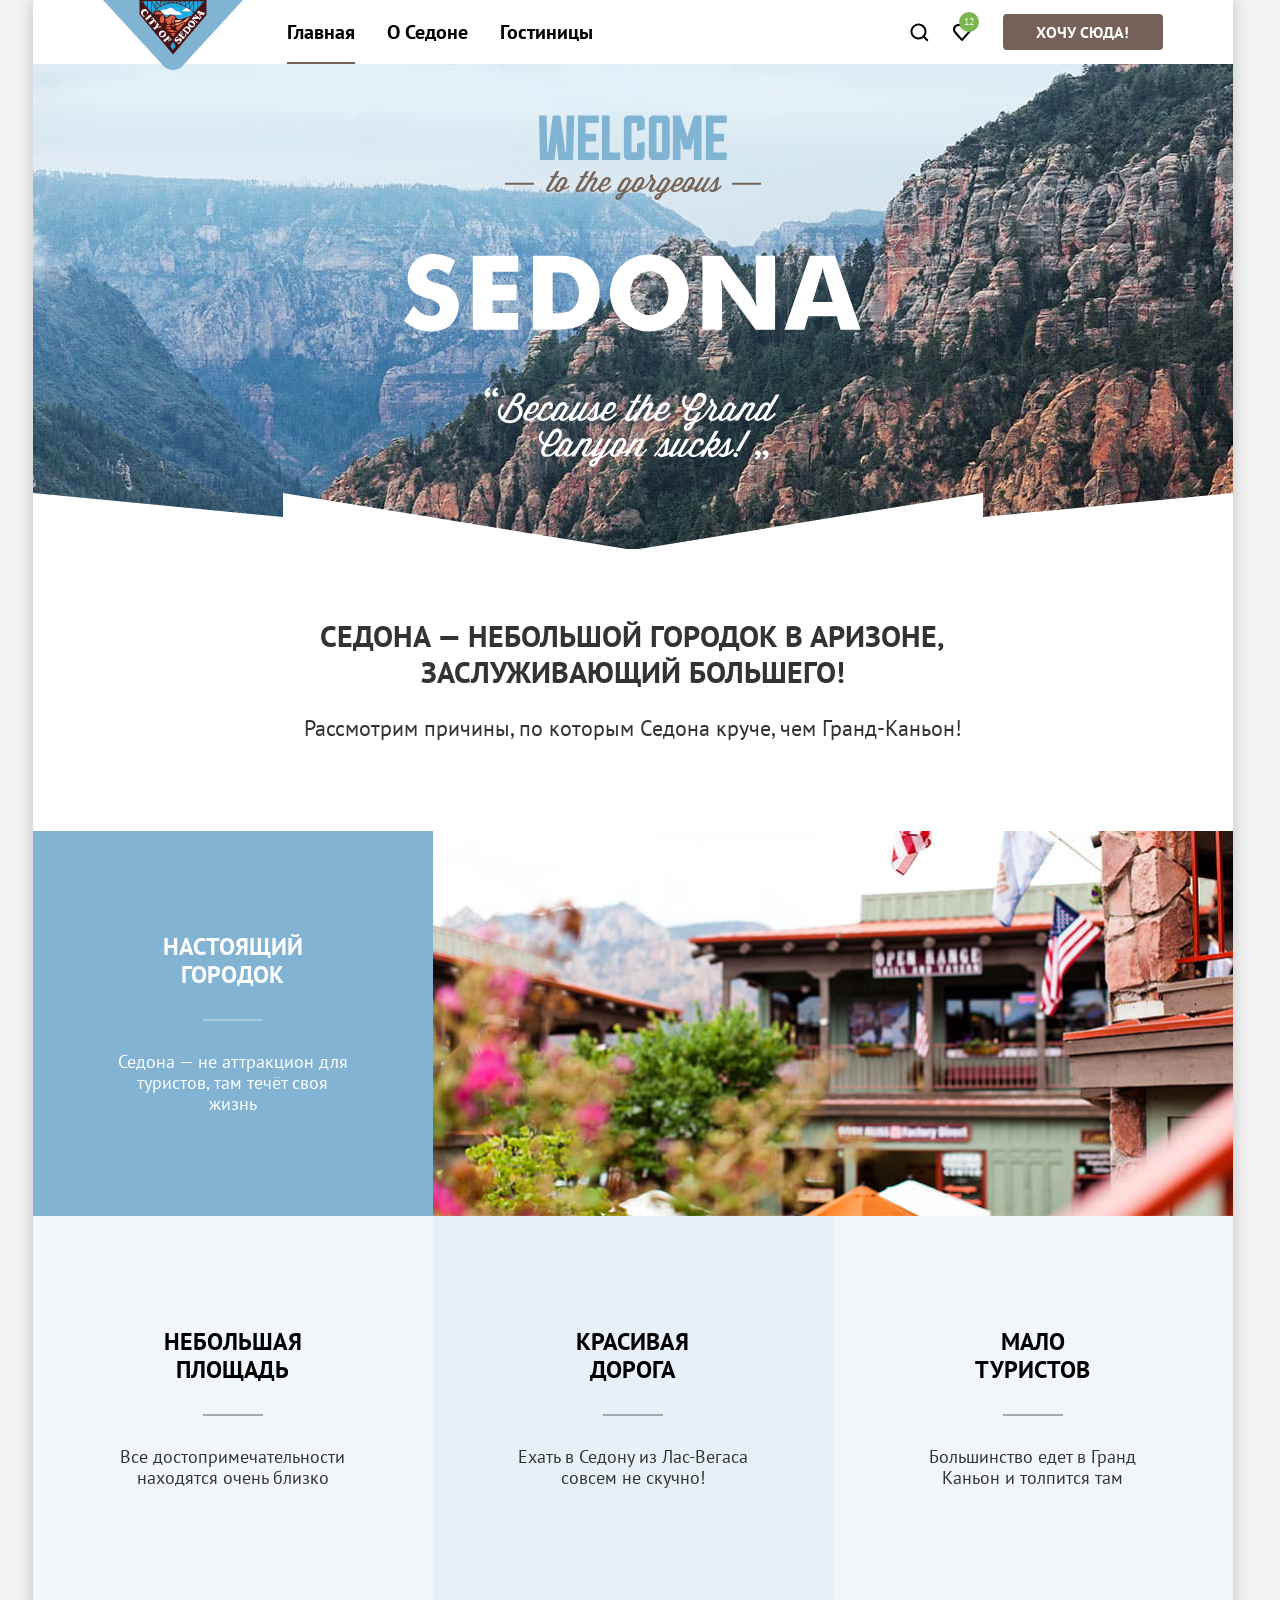
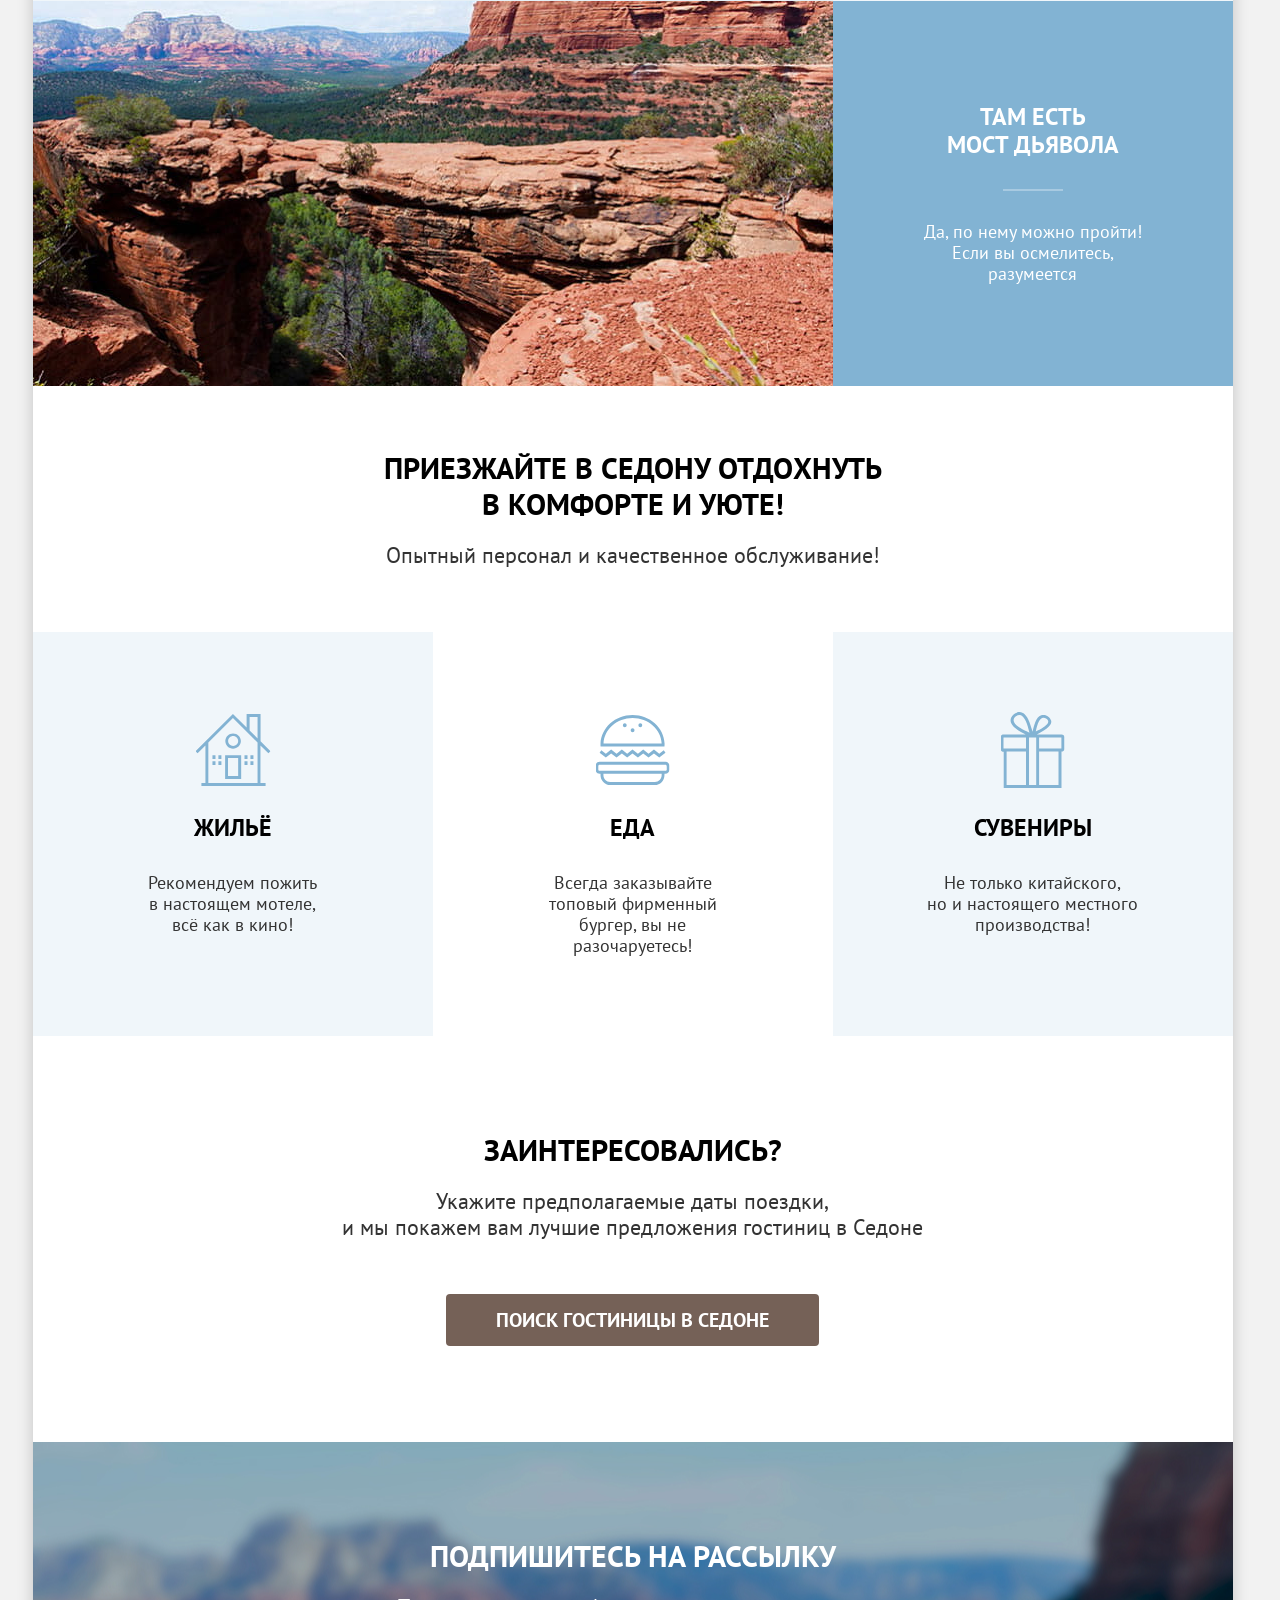
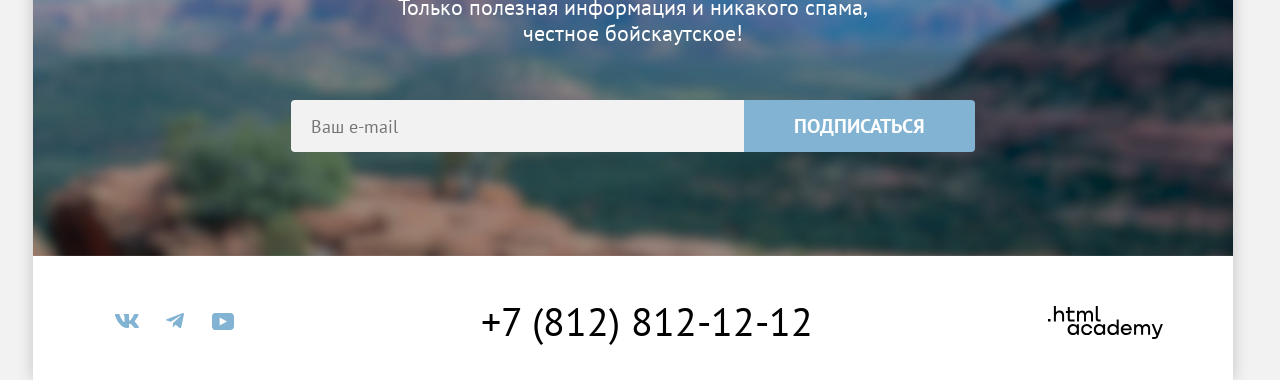
<file: index.html>
<!DOCTYPE html>
<html class="page" lang="ru">
  <head>
    <meta charset="utf-8">
    <meta name="viewport" content="width=device-width,initial-scale=1">
    <link href="fonts/ptsans-400.woff2" rel="preload" type="font/woff2" as="font">
    <link href="fonts/ptsans-700.woff2" rel="preload" type="font/woff2" as="font">
    <link rel="shortcut icon" href="./favicon.ico" />
    <link href="styles/styles.css" rel="stylesheet">
    <script src="scripts/index.js" defer></script>
    <title>HTML Academy: Седона</title>
  </head>
  <body class="page__body">
    <div class="page__wrapper">
      <header class="page__header header">
        <div class="header__container">
          <a
            class="header__logo logo"
            href="/"
            aria-label="Home"
            title="Home"
            tabindex="0"
          >
            <img src="img/content-images/logo.svg" width="140" height="70" alt="Гостиницы Седона">
          </a>

          <nav class="header__navigation">
            <ul class="header__navigation-list">
              <li class="header__navigation-item header__navigation-item--active">
                <a class="header__navigation-link" href="index.html">
                  Главная
                </a>
              </li>
              <li class="header__navigation-item">
                <a class="header__navigation-link" href="#">
                  О Седоне
                </a>
              </li>
              <li class="header__navigation-item">
                <a class="header__navigation-link" href="catalog.html">
                  Гостиницы
                </a>
              </li>
            </ul>
          </nav>

          <div class="header__user-panel user-panel">
            <a class="user-panel__search" href="#">
              <span class="visually-hidden">Поиск</span>
              <svg width="20" height="20" viewBox="0 0 20 20" fill="none" xmlns="http://www.w3.org/2000/svg">
                <path d="M19.5 18.0083L15.8 14.3287C16.8 13.0359 17.5 11.3453 17.5 9.4558C17.5 5.08011 13.9 1.5 9.5 1.5C5.1 1.5 1.5 5.17956 1.5 9.55525C1.5 13.9309 5.1 17.511 9.5 17.511C11.3 17.511 13 16.9144 14.4 15.8204L18.1 19.5L19.5 18.0083ZM9.5 15.5221C6.2 15.5221 3.5 12.837 3.5 9.55525C3.5 6.27348 6.2 3.5884 9.5 3.5884C12.8 3.5884 15.5 6.27348 15.5 9.55525C15.5 12.837 12.8 15.5221 9.5 15.5221Z" fill="currentColor"/>
              </svg>
            </a>
            <a class="user-panel__favorites" href="#">
              <span class="user-panel__favorites-counter">12</span>
              <span class="visually-hidden">Избранное</span>
              <svg width="18" height="17" viewBox="0 0 18 17" fill="none" xmlns="http://www.w3.org/2000/svg">
                <path d="M8.9 17C8.6 17 8.3 16.9 8.1 16.6C2.7 10.5 1.4 9.1 1.1 8.7C0.4 7.8 0 6.6 0 5.4C0 2.4 2.4 0 5.5 0C6.8 0 8 0.5 9 1.3C10 0.5 11.3 0 12.5 0C15.5 0 18 2.4 18 5.4C18 6.7 17.5 7.9 16.7 8.8L9.7 16.7C9.5 16.9 9.3 17 8.9 17ZM2.9 7.5C3.2 7.9 6.4 11.5 9 14.4L15.2 7.4C15.7 6.9 15.9 6.2 15.9 5.4C15.9 3.6 14.4 2.1 12.6 2.1C11.6 2.1 10.6 2.6 9.9 3.4C9.6 3.7 9.3 3.8 9 3.8C8.7 3.8 8.4 3.6 8.2 3.4C7.5 2.6 6.5 2.1 5.5 2.1C3.7 2.1 2.2 3.6 2.2 5.4C2.1 6.3 2.5 7 2.9 7.5C2.8 7.5 2.8 7.5 2.9 7.5Z" fill="currentColor"/>
              </svg>
            </a>
            <a class="user-panel__button button" href="#">
              Хочу сюда!
            </a>
          </div>
        </div>
      </header>
      <main class="page__main">

        <section class="hero">
          <h1 class="visually-hidden">Гостиницы Седона</h1>
          <img class="hero__image" src="img/content-images/welcome.svg" width="458" height="352" alt="Welcome to the gorgeous Sedona">
        </section>

        <section class="features">
          <h2 class="visually-hidden">Преимущества</h2>

          <div class="features__intro">
            <p class="features__intro-heading">Седона — небольшой городок в Аризоне, заслуживающий большего!</p>
            <p class="features__intro-text">Рассмотрим причины, по которым Седона круче, чем Гранд-Каньон!</p>
          </div>

          <ul class="features__list">
            <li class="features__item features__item--special">
              <div class="features__content">
                <h3 class="features__heading">Настоящий городок</h3>
                <p class="features__text">Седона — не аттракцион для туристов, там течёт своя жизнь</p>
              </div>

              <div class="features__picture features__picture--right">
                <img src="img/content-images/photo-1.jpg" width="800" height="385" alt="Отель с магазином, на фоне горы">
              </div>
            </li>

            <li class="features__item">
              <div class="features__content">
                <h3 class="features__heading">Небольшая площадь</h3>
                <p class="features__text">Все достопримечательности находятся очень близко</p>
              </div>
            </li>

            <li class="features__item">
              <div class="features__content">
                <h3 class="features__heading">Красивая<br> дорога</h3>
                <p class="features__text">Ехать в Седону из Лас-Вегаса совсем не скучно!</p>
              </div>
            </li>

            <li class="features__item">
              <div class="features__content">
                <h3 class="features__heading">Мало<br> туристов</h3>
                <p class="features__text">Большинство едет в Гранд Каньон и толпится там</p>
              </div>
            </li>

            <li class="features__item features__item--special">
              <div class="features__content">
                <h3 class="features__heading">Там есть мост&nbsp;дьявола</h3>
                <p class="features__text">Да, по нему можно пройти! Если вы осмелитесь, разумеется</p>
              </div>

              <div class="features__picture features__picture--left">
                <img src="img/content-images/photo-2.jpg" width="800" height="385" alt="Естественный каменный мост над пропастью, на фоне долины, окруженной горами">
              </div>
            </li>
          </ul>
        </section>

        <section class="services">
          <h2 class="visually-hidden">Сервис</h2>
          <div class="services__intro">
            <p class="services__intro-heading">Приезжайте в Седону отдохнуть в комфорте и уюте!</p>
            <p class="services__intro-text">Опытный персонал и качественное обслуживание!</p>
          </div>

          <ul class="services__list">
            <li class="services__item">
              <h3 class="services__title services__title--house">Жильё</h3>
              <p class="services__text">Рекомендуем пожить в&nbsp;настоящем мотеле, всё&nbsp;как&nbsp;в кино!</p>
            </li>
            <li class="services__item">
              <h3 class="services__title services__title--food">Еда</h3>
              <p class="services__text">Всегда заказывайте топовый&nbsp;фирменный бургер, вы не разочаруетесь!</p>
            </li>
            <li class="services__item">
              <h3 class="services__title services__title--souvenir">Сувениры</h3>
              <p class="services__text">Не только китайского, но&nbsp;и&nbsp;настоящего местного производства!</p>
            </li>
          </ul>
        </section>

        <section class="hotel-search">
          <h2 class="visually-hidden">Поиск гостиницы</h2>
          <div class="hotel-search__container">
            <p class="hotel-search__heading">ЗАИНТЕРЕСОВАЛИСЬ?</p>
            <p class="hotel-search__text">Укажите предполагаемые даты поездки,<br> и мы покажем вам лучшие предложения гостиниц в Седоне</p>
            <button class="hotel-search__button button" type="button" data-js-modal-search-button-open>ПОИСК ГОСТИНИЦЫ В Седоне</button>
          </div>
        </section>

        <section class="subscribe">
          <h2 class="visually-hidden">Подписка</h2>
          <div class="subscribe__container">
            <p class="subscribe__heading">Подпишитесь на рассылку</p>
            <p class="subscribe__text">Только полезная информация и никакого спама,<br> честное бойскаутское!</p>
            <form class="subscribe__form" action="https://echo.htmlacademy.ru/" method="post">
              <label class="subscribe__label">
                <span class="visually-hidden">Ваш e-mail</span>
                <input class="subscribe__input" type="email" name="appointment-mail" placeholder="Ваш e-mail" required>
              </label>
              <button class="subscribe__button button button-secondary" type="submit">Подписаться</button>
            </form>
          </div>
        </section>
      </main>
      <footer class="page__footer footer">
        <div class="footer__container">
          <ul class="footer__social social">
            <li class="social__item">
              <a class="social__link" href="https://vk.com/htmlacademy">
                <span class="visually-hidden">VK</span>
                <svg width="24" height="14" viewBox="0 0 24 14" fill="none" xmlns="http://www.w3.org/2000/svg">
                  <path d="M23.45 0.948C23.616 0.402 23.45 0 22.655 0H20.03C19.362 0 19.054 0.347 18.887 0.73C18.887 0.73 17.552 3.926 15.661 6.002C15.049 6.604 14.771 6.795 14.437 6.795C14.27 6.795 14.019 6.604 14.019 6.057V0.948C14.019 0.292 13.835 0 13.279 0H9.151C8.734 0 8.483 0.304 8.483 0.593C8.483 1.214 9.429 1.358 9.526 3.106V6.904C9.526 7.737 9.373 7.888 9.039 7.888C8.149 7.888 5.984 4.677 4.699 1.003C4.45 0.288 4.198 0 3.527 0H0.9C0.15 0 0 0.347 0 0.73C0 1.412 0.89 4.8 4.145 9.281C6.315 12.341 9.37 14 12.153 14C13.822 14 14.028 13.632 14.028 12.997V10.684C14.028 9.947 14.186 9.8 14.715 9.8C15.105 9.8 15.772 9.992 17.33 11.467C19.11 13.216 19.403 14 20.405 14H23.03C23.78 14 24.156 13.632 23.94 12.904C23.702 12.18 22.852 11.129 21.725 9.882C21.113 9.172 20.195 8.407 19.916 8.024C19.527 7.533 19.638 7.314 19.916 6.877C19.916 6.877 23.116 2.451 23.449 0.948H23.45Z" fill-rule="evenodd" clip-rule="evenodd" fill="currentColor"/>
                </svg>
              </a>
            </li>
            <li class="social__item">
              <a class="social__link" href="https://t.me/htmlacademy">
                <span class="visually-hidden">Telegram</span>
                <svg width="18" height="16" viewBox="0 0 18 16" fill="none" xmlns="http://www.w3.org/2000/svg">
                  <path d="M16.785 0.0992597L0.840489 6.24776C-0.247661 6.68481 -0.241365 7.29184 0.640845 7.56253L4.73445 8.83953L14.2058 2.8637C14.6537 2.59121 15.0629 2.7378 14.7265 3.03636L7.05283 9.96185H7.05103L7.05283 9.96275L6.77045 14.1823C7.18413 14.1823 7.36669 13.9925 7.59871 13.7686L9.58705 11.8351L13.7229 14.89C14.4855 15.31 15.0332 15.0941 15.2229 14.1841L17.9379 1.38885C18.2158 0.274623 17.5126 -0.229883 16.785 0.0992597V0.0992597Z" fill="currentColor"/>
                </svg>
              </a>
            </li>
            <li class="social__item">
              <a class="social__link" href="https://www.youtube.com/user/htmlacademyru">
                <span class="visually-hidden">Youtube</span>
                <svg width="22" height="17" viewBox="0 0 22 17" fill="none" xmlns="http://www.w3.org/2000/svg">
                  <path d="M18.607 0H3.17413C1.31343 0 0 1.59375 0 3.4V13.4937C0 15.4062 1.31343 17 3.17413 17H18.8259C20.4677 17 22 15.4062 22 13.6V3.4C21.7811 1.59375 20.4677 0 18.607 0ZM7.66169 12.5375V4.4625L14.995 8.5L7.66169 12.5375Z" fill="currentColor"/>
                </svg>
              </a>
            </li>
         </ul>
         <div class="footer__phone-wrapper">
           <a class="footer__phone" href="tel:78128121212">+7 (812) 812-12-12</a>
         </div>
          <a class="footer__partner-logo" href="https://htmlacademy.ru/">
            <span class="visually-hidden">Разработано HTML Academy</span>
            <svg xmlns="http://www.w3.org/2000/svg" width="115" height="34" viewbox="0 0 115 34" aria-hidden="true">
              <path d="M0 12.9v2.6h2.5v-2.6H0ZM11.6 4.5c-1.6 0-2.8.7-3.6 1.7h-.1V0h-2v15.5h2v-5.3c0-2.1 1.3-3.6 3.3-3.6 1.8 0 2.9 1.4 2.9 3.2v5.7h2V9.4c.1-3-1.8-4.9-4.5-4.9ZM26.6 4.8h-4.8V1.1h-2v3.8h-1.9v2h1.9v6c0 1.7 1 2.7 2.7 2.7h4.1v-2h-3.7c-.7 0-1.1-.4-1.1-1.1V6.8h4.8v-2ZM41.1 4.6c-1.6 0-2.9.8-3.5 2.1h-.1c-.6-1.2-1.8-2.1-3.4-2.1-1.4 0-2.5.8-3.1 1.8h-.1V4.8H29v10.6h2V10c0-2 1-3.5 2.6-3.5 1.5 0 2.4 1 2.4 2.6v6.3h2V9.8c0-2.4 1.4-3.3 2.6-3.3 1.5 0 2.4 1 2.4 2.6v6.3h2V8.9c.1-2.5-1.4-4.3-3.9-4.3ZM47.8 12.7c0 1.7 1 2.7 2.8 2.7h2v-2h-1.7c-.7 0-1.1-.4-1.1-1.1V0h-2v12.7ZM28.9 19.7c-.9-1.1-2.2-1.8-3.9-1.8-3.1 0-5.4 2.3-5.4 5.6s2.3 5.6 5.4 5.6c1.8 0 3-.8 3.8-1.9h.1v1.6h2V18.2h-2v1.5Zm-3.6 7.4c-2.2 0-3.6-1.6-3.6-3.6s1.4-3.6 3.6-3.6 3.6 1.6 3.6 3.6c0 1.9-1.4 3.6-3.6 3.6ZM44.2 22c-.5-2.4-2.6-4.1-5.4-4.1a5.4 5.4 0 0 0-5.6 5.6c0 3.1 2.2 5.6 5.6 5.6 2.8 0 4.9-1.8 5.4-4.2h-2.1a3.4 3.4 0 0 1-3.3 2.3c-2.2 0-3.6-1.6-3.6-3.6s1.4-3.6 3.6-3.6c1.6 0 2.8 1 3.3 2.2h2.1V22ZM55.1 19.7c-.9-1.1-2.2-1.8-3.9-1.8-3.1 0-5.4 2.3-5.4 5.6s2.3 5.6 5.4 5.6c1.8 0 3-.8 3.8-1.9h.1v1.6h2V18.2h-2v1.5Zm-3.6 7.4c-2.2 0-3.6-1.6-3.6-3.6s1.4-3.6 3.6-3.6 3.6 1.6 3.6 3.6c0 1.9-1.5 3.6-3.6 3.6ZM68.7 19.8c-.9-1.1-2.2-1.9-3.9-1.9-3.1 0-5.4 2.3-5.4 5.6s2.2 5.6 5.4 5.6c1.7 0 3-.8 3.8-1.8h.1v1.5h2V13.4h-2v6.4Zm-3.6 7.3c-2.2 0-3.6-1.6-3.6-3.6s1.4-3.6 3.6-3.6 3.6 1.6 3.6 3.6c-.1 2-1.5 3.6-3.6 3.6ZM78.3 17.9c-3.3 0-5.5 2.5-5.5 5.6 0 3 2.1 5.6 5.5 5.6 2.5 0 4.5-1.3 5.2-3.6h-2.1c-.5 1-1.6 1.6-3 1.6-1.9 0-3.3-1.3-3.4-2.9h8.8c.2-3.6-2-6.3-5.5-6.3Zm0 1.9c1.7 0 3 1 3.3 2.6h-6.5c.3-1.5 1.5-2.6 3.2-2.6ZM98.2 17.9c-1.6 0-2.9.8-3.6 2h-.1c-.6-1.2-1.8-2-3.4-2-1.4 0-2.5.7-3.1 1.8v-1.5h-1.9v10.6h2v-5.4c0-2 1-3.4 2.6-3.5 1.5 0 2.4 1 2.4 2.6v6.3h2v-5.6c0-2.4 1.4-3.3 2.6-3.3 1.5 0 2.4 1 2.4 2.6v6.3h2v-6.5c.1-2.6-1.4-4.4-3.9-4.4ZM109.4 27l-3.6-8.9h-2.2l4.8 11.6c-.3.9-.7 1.2-1.7 1.2h-2.5v2h2.5c1.8 0 2.8-.8 3.5-2.6l4.7-12.2h-2.1l-3.4 8.9Z" fill="currentColor"/>
            </svg>
          </a>
        </div>
      </footer>
    </div>

    <div class="modal-container" data-js-modal-search>
      <div class="modal modal--request">
        <button class="modal__close-button" type="button" data-js-modal-search-button-close>
          <span class="visually-hidden">Закрыть</span>
        </button>
        <section class="modal__content">
          <h2 class="modal__title">Поиск гостиницы в Седоне</h2>

          <form class="modal__form" action="https://echo.htmlacademy.ru/" method="post">

            <div class="modal__form-wrapper">
              <label class="modal__form-label" for="check-in">Дата заезда:</label>
              <div class="modal__form-input-wrapper">
                <input class="modal__form-input" id="check-in" type="text" value="27 апреля 2020" placeholder="Укажите дату">
                <span class="modal__form-info modal__form-info--error">Мы не можем отправить вас в прошлое.</span>
              </div>
            </div>

            <div class="modal__form-wrapper">
              <label class="modal__form-label" for="check-out">Дата выезда:</label>
              <div  class="modal__form-input-wrapper">
                <input class="modal__form-input" id="check-out" type="text" value="1 сентября 2021" placeholder="Укажите дату">
                <span class="modal__form-info">На эти даты есть свободные номера. Пока есть.</span>
              </div>
            </div>

            <div class="modal__form-wrapper modal__form-wrapper--column">
              <div class="modal__form-field">
                <label class="modal__form-label" for="adult">Взрослые:</label>
                <div class="modal__form-number form-counter">
                  <button class="form-counter__button form-counter__button--decrease" type="button">
                    <span class="visually-hidden">Уменьшить количество</span>
                    <svg width="14" height="2" viewBox="0 0 14 2" fill="none" xmlns="http://www.w3.org/2000/svg">
                      <path d="M0 0L0 2L14 2V0L0 0Z" fill="currentColor"/>
                    </svg>
                  </button>
                  <input class="form-counter__input" type="number" name="adult" id="adult" value="2" min="1" step="1">
                  <button class="form-counter__button form-counter__button--increase" type="button">
                    <span class="visually-hidden">Увеличить количество</span>
                    <svg width="14" height="14" viewBox="0 0 14 14" fill="none" xmlns="http://www.w3.org/2000/svg">
                      <path d="M14 6H8V0H6V6H0V8H6V14H8V8H14V6Z" fill="currentColor"/>
                    </svg>
                  </button>
                </div>
              </div>

              <div class="modal__form-field">
                <span class="modal__form-label modal__form-label--icon">
                  <label class="modal__form-label" for="child">Дети:</label>
                  <span class="modal__form-tooltip tooltip">
                    <button class="tooltip__button" type="button" aria-labelledby="tooltip-label-child">
                      <svg width="26" height="26" viewBox="0 0 26 26" fill="none" xmlns="http://www.w3.org/2000/svg">
                        <circle cx="13" cy="13" r="13" fill="currentColor"/>
                        <path d="M12 7H14V9H12V7ZM14 19H12V10H14V19Z" fill-rule="evenodd" clip-rule="evenodd" fill="white"/>
                      </svg>
                    </button>
                    <span class="tooltip__content" role="tooltip" id="tooltip-label-child">
                      Укажите количество детей, которые будут с вами, возраст которых от 6 до 18 лет. Дети до 6 лет размещаются бесплатно.
                    </span>
                  </span>
                </span>
                <div class="modal__form-number form-counter">
                  <button class="form-counter__button form-counter__button--decrease" type="button">
                    <span class="visually-hidden">Уменьшить количество</span>
                    <svg width="14" height="2" viewBox="0 0 14 2" fill="none" xmlns="http://www.w3.org/2000/svg">
                      <path d="M0 0L0 2L14 2V0L0 0Z" fill="currentColor"/>
                    </svg>
                  </button>
                  <input class="form-counter__input" type="number" name="child" id="child" value="2" min="0" step="1">
                  <button class="form-counter__button form-counter__button--increase" type="button">
                    <span class="visually-hidden">Увеличить количество</span>
                    <svg width="14" height="14" viewBox="0 0 14 14" fill="none" xmlns="http://www.w3.org/2000/svg">
                      <path d="M14 6H8V0H6V6H0V8H6V14H8V8H14V6Z" fill="currentColor"/>
                    </svg>
                  </button>
                </div>
              </div>
            </div>

            <button class="modal__submit-button button button-secondary" type="submit">Найти</button>
          </form>
        </section>
      </div>
    </div>
  </body>
</html>
</file>
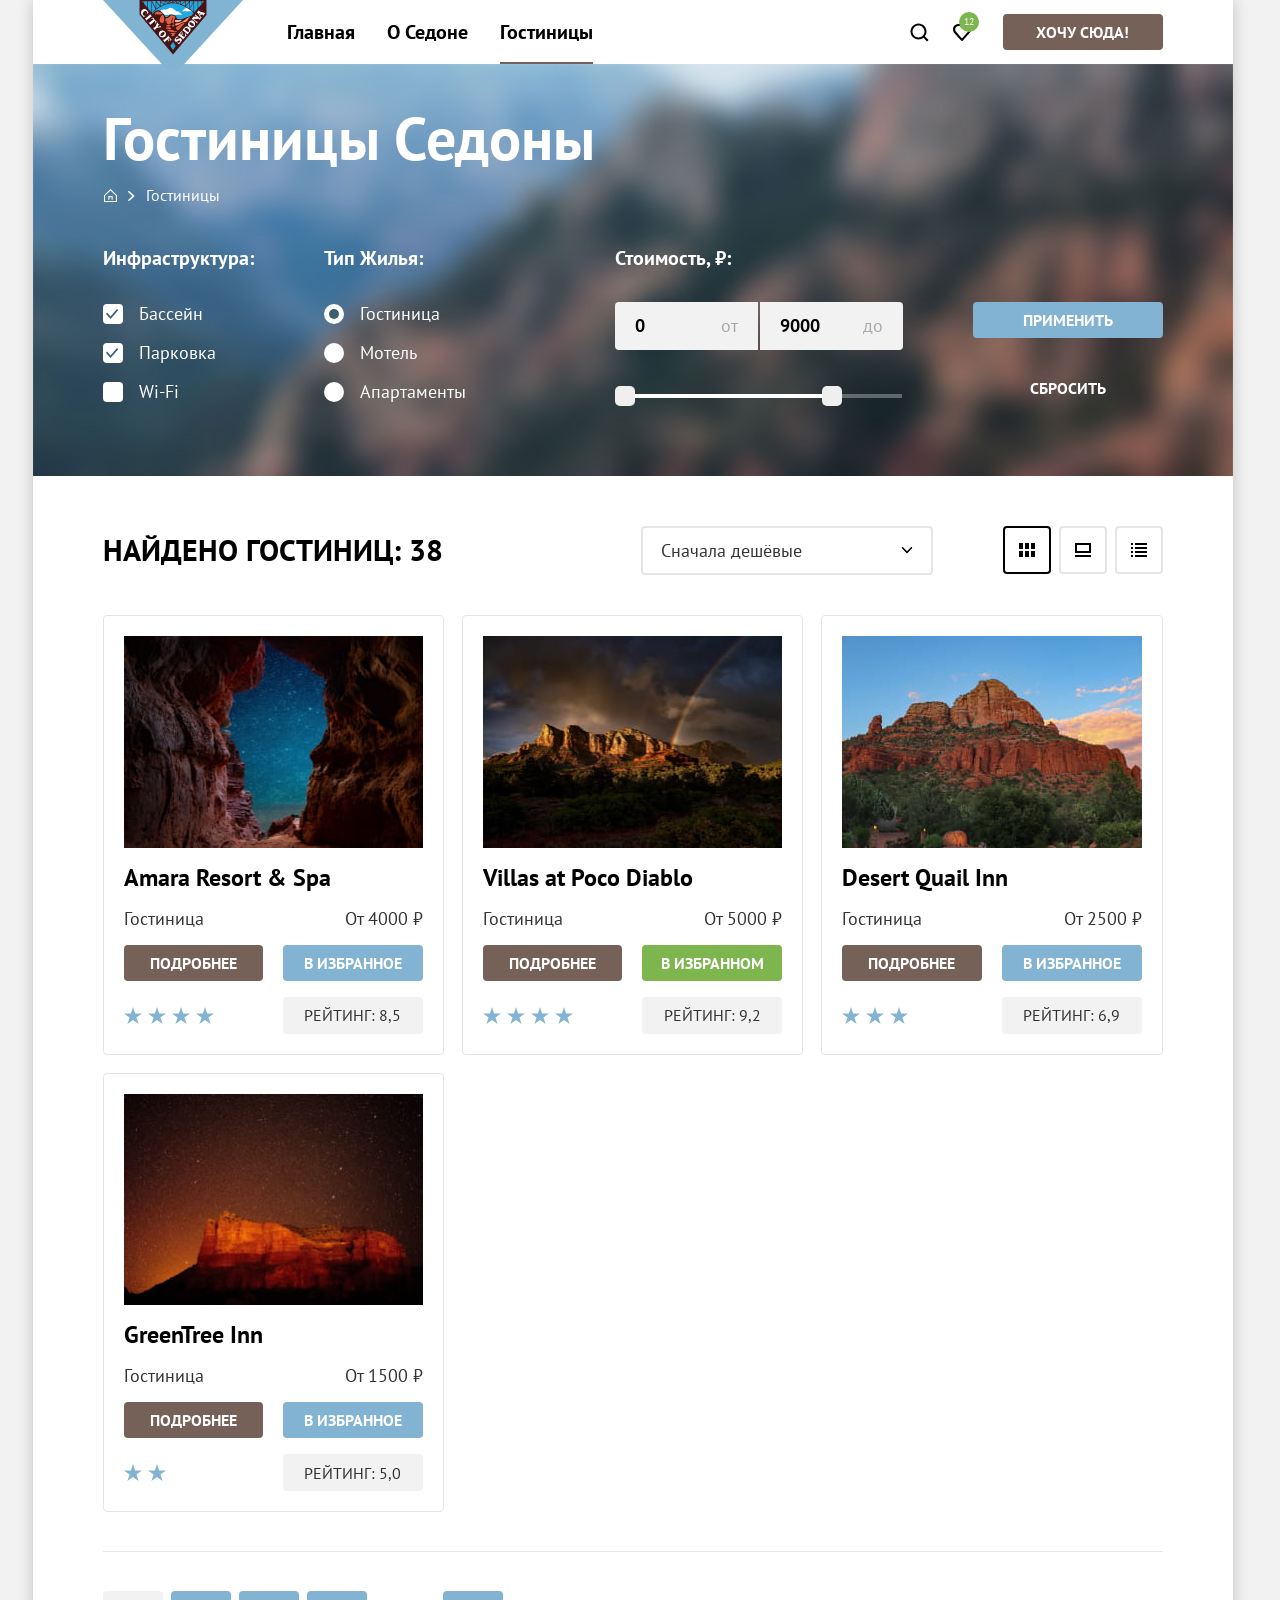
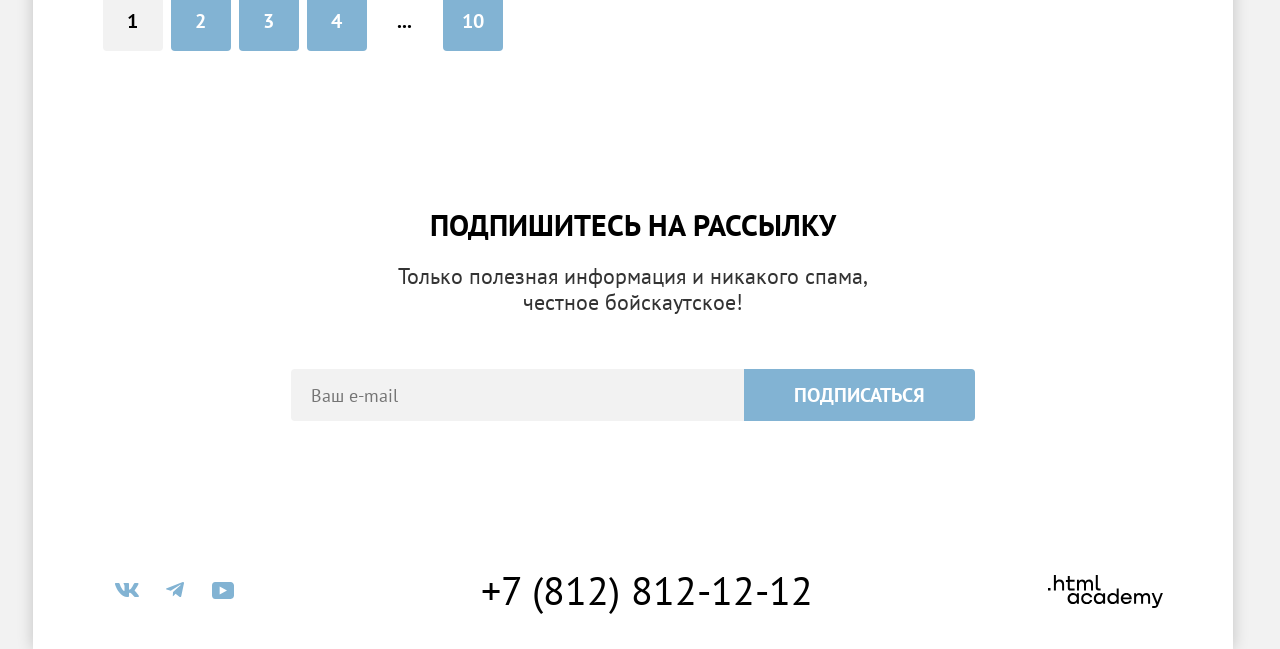
<file: catalog.html>
<!DOCTYPE html>
<html class="page" lang="ru">
  <head>
    <meta name="viewport" content="width=device-width,initial-scale=1">
    <link href="fonts/ptsans-400.woff2" rel="preload" type="font/woff2" as="font">
    <link href="fonts/ptsans-700.woff2" rel="preload" type="font/woff2" as="font">
    <link rel="shortcut icon" href="./favicon.ico" />
    <link href="styles/styles.css" rel="stylesheet">
    <script src="scripts/index.js" defer></script>
    <title>HTML Academy: Седона</title>
  </head>
  <body class="page__body">
    <div class="page__wrapper">
      <header class="page__header header">
        <div class="header__container">
          <a
            class="header__logo logo"
            href="/"
            aria-label="Home"
            title="Home"
            tabindex="0"
          >
            <img src="img/content-images/logo.svg" width="140" height="70" alt="Гостиницы Седона">
          </a>

          <nav class="header__navigation">
            <ul class="header__navigation-list">
              <li class="header__navigation-item">
                <a class="header__navigation-link" href="index.html">
                  Главная
                </a>
              </li>
              <li class="header__navigation-item">
                <a class="header__navigation-link" href="#">
                  О Седоне
                </a>
              </li>
              <li class="header__navigation-item">
                <a class="header__navigation-link header__navigation-item--active" href="catalog.html">
                  Гостиницы
                </a>
              </li>
            </ul>
          </nav>

          <div class="header__user-panel user-panel">
            <a class="user-panel__search" href="#">
              <span class="visually-hidden">Поиск</span>
              <svg width="20" height="20" viewBox="0 0 20 20" fill="none" xmlns="http://www.w3.org/2000/svg">
                <path d="M19.5 18.0083L15.8 14.3287C16.8 13.0359 17.5 11.3453 17.5 9.4558C17.5 5.08011 13.9 1.5 9.5 1.5C5.1 1.5 1.5 5.17956 1.5 9.55525C1.5 13.9309 5.1 17.511 9.5 17.511C11.3 17.511 13 16.9144 14.4 15.8204L18.1 19.5L19.5 18.0083ZM9.5 15.5221C6.2 15.5221 3.5 12.837 3.5 9.55525C3.5 6.27348 6.2 3.5884 9.5 3.5884C12.8 3.5884 15.5 6.27348 15.5 9.55525C15.5 12.837 12.8 15.5221 9.5 15.5221Z" fill="black"/>
              </svg>
            </a>
            <a class="user-panel__favorites" href="#">
              <span class="user-panel__favorites-counter">12</span>
              <span class="visually-hidden">Избранное</span>
              <svg width="18" height="17" viewBox="0 0 18 17" fill="none" xmlns="http://www.w3.org/2000/svg">
                <path d="M8.9 17C8.6 17 8.3 16.9 8.1 16.6C2.7 10.5 1.4 9.1 1.1 8.7C0.4 7.8 0 6.6 0 5.4C0 2.4 2.4 0 5.5 0C6.8 0 8 0.5 9 1.3C10 0.5 11.3 0 12.5 0C15.5 0 18 2.4 18 5.4C18 6.7 17.5 7.9 16.7 8.8L9.7 16.7C9.5 16.9 9.3 17 8.9 17ZM2.9 7.5C3.2 7.9 6.4 11.5 9 14.4L15.2 7.4C15.7 6.9 15.9 6.2 15.9 5.4C15.9 3.6 14.4 2.1 12.6 2.1C11.6 2.1 10.6 2.6 9.9 3.4C9.6 3.7 9.3 3.8 9 3.8C8.7 3.8 8.4 3.6 8.2 3.4C7.5 2.6 6.5 2.1 5.5 2.1C3.7 2.1 2.2 3.6 2.2 5.4C2.1 6.3 2.5 7 2.9 7.5C2.8 7.5 2.8 7.5 2.9 7.5Z" fill="black"/>
              </svg>
            </a>
            <a class="user-panel__button button" href="#">
              Хочу сюда!
            </a>
          </div>
        </div>
      </header>

      <main class="main-inner main-container">
        <section class="catalog">
          <div class="catalog__filter-container">

            <h1 class="catalog__title">Гостиницы Седоны</h1>
            <ul class="breadcrumbs">
              <li class="breadcrumbs__item">
                <a class="breadcrumbs__link breadcrumbs__link--home" href="index.html">
                  <span class="visually-hidden">Главная</span>
                </a>
              </li>
              <li class="breadcrumbs__item">
                <a class="breadcrumbs__link" href="#">Гостиницы</a>
              </li>
            </ul>
            <form class="catalog__filter" action="https://echo.htmlacademy.ru/" method="get">

              <div class="catalog__filter-wrapper">
                <fieldset class="catalog__filter-fieldset fieldset">
                  <legend class="fieldset__title">Инфраструктура:</legend>
                  <ul class="fieldset__list">
                   <li class="fieldset__item">
                      <label class="fieldset__label">
                        <input class="fieldset__input visually-hidden" type="checkbox" name="pool" checked>
                        <span class="fieldset__control-mark"></span>
                        <span class="fieldset__control-label">Бассейн</span>
                     </label>
                    </li>
                   <li class="fieldset__item">
                      <label class="fieldset__label">
                        <input class="fieldset__input visually-hidden" type="checkbox" name="parking" checked>
                        <span class="fieldset__control-mark"></span>
                        <span class="fieldset__control-label">Парковка</span>
                     </label>
                    </li>
                   <li class="fieldset__item">
                      <label class="fieldset__label">
                        <input class="fieldset__input visually-hidden" type="checkbox" name="wi-fi">
                        <span class="fieldset__control-mark"></span>
                        <span class="fieldset__control-label">Wi-Fi</span>
                     </label>
                    </li>
                  </ul>
                </fieldset>

                <fieldset class="catalog__filter-fieldset fieldset">
                  <legend class="fieldset__title">Тип Жилья:</legend>
                  <ul class="fieldset__list">
                   <li class="fieldset__item">
                      <label class="fieldset__label">
                        <input class="fieldset__input visually-hidden" type="radio" name="house-type" value="Hotel" checked>
                        <span class="fieldset__control-mark"></span>
                        <span class="fieldset__control-label">Гостиница</span>
                     </label>
                    </li>
                   <li class="fieldset__item">
                      <label class="fieldset__label">
                        <input class="fieldset__input visually-hidden" type="radio" name="house-type" value="Motel">
                        <span class="fieldset__control-mark"></span>
                        <span class="fieldset__control-label">Мотель</span>
                     </label>
                    </li>
                   <li class="fieldset__item">
                      <label class="fieldset__label">
                        <input class="fieldset__input visually-hidden" type="radio" name="house-type" value="Apartments">
                        <span class="fieldset__control-mark"></span>
                        <span class="fieldset__control-label">Апартаменты</span>
                     </label>
                    </li>
                  </ul>
                </fieldset>
              </div>

              <div class="catalog__filter-wrapper">
                <fieldset class="catalog__filter-fieldset fieldset fieldset--range">
                  <legend class="fieldset__title">Стоимость, ₽:</legend>
                  <div class="range">
                    <div class="range__inputs">
                      <div class="range__input">
                        <input class="range__filter-input" id="min-price-range" type="number" value="0" name="min-price">
                        <label class="range__inputs-label" for="min-price-range">от</label>
                      </div>
                      <div class="range__input">
                        <input class="range__filter-input" id="max-price-range" type="number" value="9000" name="max-price">
                        <label class="range__inputs-label" for="max-price-range">до</label>
                      </div>
                    </div>

                    <div class="range__scale">
                      <div class="range__bar" style="left: 0; right: 60px;">
                        <button class="range__toggle range__toggle--min" type="button">
                          <span class="visually-hidden">Изменить минимальную цену</span>
                        </button>
                        <button class="range__toggle range__toggle--max" type="button">
                          <span class="visually-hidden">Изменить максимальную цену</span>
                        </button>
                      </div>
                    </div>
                  </div>
                </fieldset>

                <div class="catalog__filter-buttons">
                  <button class="catalog__filter-submit-button button button-secondary" type="submit">Применить</button>
                  <button class="catalog__filter-reset-button button" type="reset">Сбросить</button>
                </div>
              </div>
              </form>
          </div>

          <div class="catalog__sorting sorting">
            <div class="sorting__menu">
              <h2 class="visually-hidden">Список гостиниц</h2>
              <p class="sorting__bar">Найдено гостиниц: <span class="sorting__count">38</span></p>

              <div class="sorting__mod">
                <label class="visually-hidden" for="sorting">Сортировка</label>
                <select class="sorting__select" id="sorting" name="sorting">
                  <option value="cheap">Сначала дешёвые</option>
                  <option value="expensive">Сначала дорогие</option>
                  <option value="popular">Сначала популярные</option>
                </select>
                <button class="visually-hidden" type="submit">Отсортировать</button>
              </div>

              <ul class="sorting__view">
                <li class="sorting__view-item">
                  <a class="sorting__view-link sorting__view-link--selected sorting__view-item--cards" href="#">
                    <span class="visually-hidden">Показать плитки</span>
                  </a>
                </li>
                <li class="sorting__view-item">
                  <a class="sorting__view-link sorting__view-item--slides" href="#" >
                    <span class="visually-hidden">Показать слайдшоу</span>
                  </a>
                </li>
                <li class="sorting__view-item">
                  <a class="sorting__view-link sorting__view-item--list" href="#" >
                  <span class="visually-hidden">Показать список</span>
                  </a>
                </li>
              </ul>
            </div>

            <ul class="sorting__products cards">
              <li class="card">
                <a class="card__link" href="#">
                  <h3 class="card__title">Amara Resort & Spa</h3>
                </a>
                <img class="card__img" src="img/content-images/hotel-1.jpg" width="300" height="212" alt="">
                <p class="card__description">
                  <span class="card__description-text">Гостиница</span>
                  <span class="card__description-price">От 4000 ₽</span>
                </p>
                <a class="card__details button" href="#">подробнее</a>
                <a class="card__favorites button button-secondary" href="#">В избранное</a>
                <p class="card__star-rating card__star-rating--star-four">
                  <span class="visually-hidden">4 звезды</span>
                </p>
                <p class="card__rating">Рейтинг: 8,5</p>
              </li>

              <li class="card">
                <a class="card__link" href="#">
                  <h3 class="card__title">Villas at Poco Diablo</h3>
                </a>
                <img class="card__img" src="img/content-images/hotel-2.jpg" width="300" height="212" alt="">
                <p class="card__description">
                  <span class="card__description-text">Гостиница</span>
                  <span class="card__description-price">От 5000 ₽</span>
                </p>
                <a class="card__details button" href="#">подробнее</a>
                <a class="card__favorites button button-selected" href="#">В избранном</a>
                <p class="card__star-rating card__star-rating--star-four">
                  <span class="visually-hidden">4 звезды</span>
                </p>
                <p class="card__rating">Рейтинг: 9,2</p>
              </li>

              <li class="card">
                <a class="card__link" href="#">
                  <h3 class="card__title">Desert Quail Inn</h3>
                </a>
                <img class="card__img" src="img/content-images/hotel-3.jpg" width="300" height="212" alt="">
                <p class="card__description">
                  <span class="card__description-text">Гостиница</span>
                  <span class="card__description-price">От 2500 ₽</span>
                </p>
                <a class="card__details button" href="#">подробнее</a>
                <a class="card__favorites button button-secondary" href="#">В избранное</a>
                <p class="card__star-rating card__star-rating--star-three">
                  <span class="visually-hidden">3 звезды</span>
                </p>
                <p class="card__rating">Рейтинг: 6,9</p>
              </li>

              <li class="card">
                <a class="card__link" href="#">
                  <h3 class="card__title">GreenTree Inn</h3>
                </a>
                <img class="card__img" src="img/content-images/hotel-4.jpg" width="300" height="212" alt="">
                <p class="card__description">
                  <span class="card__description-text">Гостиница</span>
                  <span class="card__description-price">От 1500 ₽</span>
                </p>
                <a class="card__details button" href="#">подробнее</a>
                <a class="card__favorites button button-secondary" href="#">В избранное</a>
                <p class="card__star-rating card__star-rating--star-two">
                  <span class="visually-hidden">2 звезды</span>
                </p>
                <p class="card__rating">Рейтинг: 5,0</p>
              </li>
          </ul>

            <div class="sorting__pagination">
              <ul class="pagination__list">
                <li class="pagination__item">
                  <a class="pagination__link pagination__link--selected">1</a>
                </li>
                <li class="pagination__item">
                  <a class="pagination__link" href="#">2</a>
                </li>
                <li class="pagination__item">
                  <a class="pagination__link" href="#">3</a>
                </li>
                <li class="pagination__item">
                  <a class="pagination__link" href="#">4</a>
                </li>
                <li class="pagination__item">
                  <a class="pagination__link pagination__link--ellipsis">...</a>
                </li>
                <li class="pagination__item">
                  <a class="pagination__link" href="#">10</a>
                </li>
              </ul>
            </div>
          </div>
        </section>

        <section class="subscribe subscribe--catalog">
          <h2 class="visually-hidden">Подписка</h2>
          <div class="subscribe__container">
            <p class="subscribe__heading">Подпишитесь на рассылку</p>
            <p class="subscribe__text">Только полезная информация и никакого спама,<br> честное бойскаутское!</p>
            <form class="subscribe__form" action="https://echo.htmlacademy.ru/" method="post">
              <label class="subscribe__label">
                <span class="visually-hidden">Ваш e-mail</span>
                <input class="subscribe__input" type="email" name="appointment-mail" placeholder="Ваш e-mail" required>
              </label>
              <button class="subscribe__button button button-secondary" type="submit">Подписаться</button>
            </form>
          </div>
        </section>

    </main>

      <footer class="page__footer footer">
        <div class="footer__container">
          <ul class="footer__social social">
            <li class="social__item">
              <a class="social__link" href="https://vk.com/htmlacademy">
                <span class="visually-hidden">VK</span>
                <svg width="24" height="14" viewBox="0 0 24 14" fill="none" xmlns="http://www.w3.org/2000/svg">
                  <path d="M23.45 0.948C23.616 0.402 23.45 0 22.655 0H20.03C19.362 0 19.054 0.347 18.887 0.73C18.887 0.73 17.552 3.926 15.661 6.002C15.049 6.604 14.771 6.795 14.437 6.795C14.27 6.795 14.019 6.604 14.019 6.057V0.948C14.019 0.292 13.835 0 13.279 0H9.151C8.734 0 8.483 0.304 8.483 0.593C8.483 1.214 9.429 1.358 9.526 3.106V6.904C9.526 7.737 9.373 7.888 9.039 7.888C8.149 7.888 5.984 4.677 4.699 1.003C4.45 0.288 4.198 0 3.527 0H0.9C0.15 0 0 0.347 0 0.73C0 1.412 0.89 4.8 4.145 9.281C6.315 12.341 9.37 14 12.153 14C13.822 14 14.028 13.632 14.028 12.997V10.684C14.028 9.947 14.186 9.8 14.715 9.8C15.105 9.8 15.772 9.992 17.33 11.467C19.11 13.216 19.403 14 20.405 14H23.03C23.78 14 24.156 13.632 23.94 12.904C23.702 12.18 22.852 11.129 21.725 9.882C21.113 9.172 20.195 8.407 19.916 8.024C19.527 7.533 19.638 7.314 19.916 6.877C19.916 6.877 23.116 2.451 23.449 0.948H23.45Z" fill-rule="evenodd" clip-rule="evenodd" fill="currentColor"/>
                </svg>
              </a>
            </li>
            <li class="social__item">
              <a class="social__link" href="https://t.me/htmlacademy">
                <span class="visually-hidden">Telegram</span>
                <svg width="18" height="16" viewBox="0 0 18 16" fill="none" xmlns="http://www.w3.org/2000/svg">
                  <path d="M16.785 0.0992597L0.840489 6.24776C-0.247661 6.68481 -0.241365 7.29184 0.640845 7.56253L4.73445 8.83953L14.2058 2.8637C14.6537 2.59121 15.0629 2.7378 14.7265 3.03636L7.05283 9.96185H7.05103L7.05283 9.96275L6.77045 14.1823C7.18413 14.1823 7.36669 13.9925 7.59871 13.7686L9.58705 11.8351L13.7229 14.89C14.4855 15.31 15.0332 15.0941 15.2229 14.1841L17.9379 1.38885C18.2158 0.274623 17.5126 -0.229883 16.785 0.0992597V0.0992597Z" fill="currentColor"/>
                </svg>
              </a>
            </li>
            <li class="social__item">
              <a class="social__link" href="https://www.youtube.com/user/htmlacademyru">
                <span class="visually-hidden">Youtube</span>
                <svg width="22" height="17" viewBox="0 0 22 17" fill="none" xmlns="http://www.w3.org/2000/svg">
                  <path d="M18.607 0H3.17413C1.31343 0 0 1.59375 0 3.4V13.4937C0 15.4062 1.31343 17 3.17413 17H18.8259C20.4677 17 22 15.4062 22 13.6V3.4C21.7811 1.59375 20.4677 0 18.607 0ZM7.66169 12.5375V4.4625L14.995 8.5L7.66169 12.5375Z" fill="currentColor"/>
                </svg>
              </a>
            </li>
         </ul>
          <div class="footer__phone-wrapper">
           <a class="footer__phone" href="tel:78128121212">+7 (812) 812-12-12</a>
         </div>
          <a class="footer__partner-logo" href="https://htmlacademy.ru/">
            <span class="visually-hidden">Разработано HTML Academy</span>
            <svg xmlns="http://www.w3.org/2000/svg" width="115" height="34" viewbox="0 0 115 34" aria-hidden="true">
              <path d="M0 12.9v2.6h2.5v-2.6H0ZM11.6 4.5c-1.6 0-2.8.7-3.6 1.7h-.1V0h-2v15.5h2v-5.3c0-2.1 1.3-3.6 3.3-3.6 1.8 0 2.9 1.4 2.9 3.2v5.7h2V9.4c.1-3-1.8-4.9-4.5-4.9ZM26.6 4.8h-4.8V1.1h-2v3.8h-1.9v2h1.9v6c0 1.7 1 2.7 2.7 2.7h4.1v-2h-3.7c-.7 0-1.1-.4-1.1-1.1V6.8h4.8v-2ZM41.1 4.6c-1.6 0-2.9.8-3.5 2.1h-.1c-.6-1.2-1.8-2.1-3.4-2.1-1.4 0-2.5.8-3.1 1.8h-.1V4.8H29v10.6h2V10c0-2 1-3.5 2.6-3.5 1.5 0 2.4 1 2.4 2.6v6.3h2V9.8c0-2.4 1.4-3.3 2.6-3.3 1.5 0 2.4 1 2.4 2.6v6.3h2V8.9c.1-2.5-1.4-4.3-3.9-4.3ZM47.8 12.7c0 1.7 1 2.7 2.8 2.7h2v-2h-1.7c-.7 0-1.1-.4-1.1-1.1V0h-2v12.7ZM28.9 19.7c-.9-1.1-2.2-1.8-3.9-1.8-3.1 0-5.4 2.3-5.4 5.6s2.3 5.6 5.4 5.6c1.8 0 3-.8 3.8-1.9h.1v1.6h2V18.2h-2v1.5Zm-3.6 7.4c-2.2 0-3.6-1.6-3.6-3.6s1.4-3.6 3.6-3.6 3.6 1.6 3.6 3.6c0 1.9-1.4 3.6-3.6 3.6ZM44.2 22c-.5-2.4-2.6-4.1-5.4-4.1a5.4 5.4 0 0 0-5.6 5.6c0 3.1 2.2 5.6 5.6 5.6 2.8 0 4.9-1.8 5.4-4.2h-2.1a3.4 3.4 0 0 1-3.3 2.3c-2.2 0-3.6-1.6-3.6-3.6s1.4-3.6 3.6-3.6c1.6 0 2.8 1 3.3 2.2h2.1V22ZM55.1 19.7c-.9-1.1-2.2-1.8-3.9-1.8-3.1 0-5.4 2.3-5.4 5.6s2.3 5.6 5.4 5.6c1.8 0 3-.8 3.8-1.9h.1v1.6h2V18.2h-2v1.5Zm-3.6 7.4c-2.2 0-3.6-1.6-3.6-3.6s1.4-3.6 3.6-3.6 3.6 1.6 3.6 3.6c0 1.9-1.5 3.6-3.6 3.6ZM68.7 19.8c-.9-1.1-2.2-1.9-3.9-1.9-3.1 0-5.4 2.3-5.4 5.6s2.2 5.6 5.4 5.6c1.7 0 3-.8 3.8-1.8h.1v1.5h2V13.4h-2v6.4Zm-3.6 7.3c-2.2 0-3.6-1.6-3.6-3.6s1.4-3.6 3.6-3.6 3.6 1.6 3.6 3.6c-.1 2-1.5 3.6-3.6 3.6ZM78.3 17.9c-3.3 0-5.5 2.5-5.5 5.6 0 3 2.1 5.6 5.5 5.6 2.5 0 4.5-1.3 5.2-3.6h-2.1c-.5 1-1.6 1.6-3 1.6-1.9 0-3.3-1.3-3.4-2.9h8.8c.2-3.6-2-6.3-5.5-6.3Zm0 1.9c1.7 0 3 1 3.3 2.6h-6.5c.3-1.5 1.5-2.6 3.2-2.6ZM98.2 17.9c-1.6 0-2.9.8-3.6 2h-.1c-.6-1.2-1.8-2-3.4-2-1.4 0-2.5.7-3.1 1.8v-1.5h-1.9v10.6h2v-5.4c0-2 1-3.4 2.6-3.5 1.5 0 2.4 1 2.4 2.6v6.3h2v-5.6c0-2.4 1.4-3.3 2.6-3.3 1.5 0 2.4 1 2.4 2.6v6.3h2v-6.5c.1-2.6-1.4-4.4-3.9-4.4ZM109.4 27l-3.6-8.9h-2.2l4.8 11.6c-.3.9-.7 1.2-1.7 1.2h-2.5v2h2.5c1.8 0 2.8-.8 3.5-2.6l4.7-12.2h-2.1l-3.4 8.9Z" fill="currentColor"/>
            </svg>
          </a>
        </div>
      </footer>
    </div>
  </body>
</html>
</file>
<file: styles/styles.css>
@font-face {
  font-family: 'PT Sans';
  src:
    url("../fonts/ptsans-400.woff2") format("woff2");
  font-weight: 400;
  font-style: normal;
  font-display: swap;
}

@font-face {
  font-family: 'PT Sans';
  src:
    url("../fonts/ptsans-700.woff2") format("woff2");
  font-weight: 700;
  font-style: normal;
  font-display: swap;
}

:root {
  --font-family: "PT Sans", sans-serif;

  --base-white: #ffffff;
  --base-dark: #000000;
  --base-dark-opacity: rgba(0, 0, 0, 0.3);
  --base-dark-opacity-2: rgba(0, 0, 0, 0.6);
  --base-error: #ff5757;

  --text-dark: #333333;
  --text-light-opacity-1: rgba(255, 255, 255, 0.3);
  --text-light-opacity-2: rgba(255, 255, 255, 0.6);

  --base-gray-1: #e5e5e5;
  --base-gray-2: #f2f2f2;
  --base-gray-3: #E6E6E6;

  --base-blue: #82b3d3;
  --secondary-blue: #68a2ca;
  --primary-blue: #3f5e72;
  --light-blue-opacity: rgba(104, 162, 202, 0.3);

  --base-green: #7db54f;
  --secondary-green: #6c9e42;

  --base-brown: #756157;
  --secondary-brown: #615048;
  --light-brown-opacity: rgba(117, 97, 87, 0.3);

  --background-1: rgba(131, 179, 211, 0.12);
  --background-2: rgba(131, 179, 211, 0.2);

  --modal-substrate:rgba(242, 242, 242, 0.8);

  --star-space: 24px;
}

*,
::before,
::after {
  box-sizing: border-box;
}

.page {
  height: 100%;
  scrollbar-gutter: stable;
}

.page__body {
  height: 100%;
  margin: 0;

  font-family: var(--font-family);
  font-weight: 400;
  font-size: 16px;
  line-height: 1.5;
  color: var(--text-dark);

  background-color: var(--base-gray-2);
}

.visually-hidden {
  position: absolute;
  width: 1px;
  height: 1px;
  margin: -1px;
  border: 0;
  padding: 0;
  white-space: nowrap;
  clip-path: inset(100%);
  clip: rect(0 0 0 0);
  overflow: hidden;
}

.button {
  display: inline-flex;
  justify-content: center;
  min-width: 100px;
  padding: 8px 20px;

  font-family: var(--font-family);
  font-weight: 700;
  font-size: 16px;
  line-height: 20px;
  text-transform: uppercase;
  overflow-wrap: break-word;
  color: var(--base-white);
  background-color: var(--base-brown);
  border: none;
  border-radius: 4px;

  cursor: pointer;

  &:hover {
    background-color: var(--secondary-brown);
  }

  &:focus {
    background-color: var(--secondary-brown);
    outline: 3px solid var(--base-blue);
    outline-offset: -3px;
  }

  &:active {
    color: var(--text-light-opacity-1);
    background-color: var(--secondary-brown);
  }

  &:disabled {
    background-color: var(--base-gray-1);
  }
}

.button-secondary {
  background-color: var(--base-blue);

  &:hover {
    background-color: var(--secondary-blue);
  }

  &:focus {
    background-color: var(--secondary-blue);
    outline: 3px solid var(--base-brown);
    outline-offset: -3px;
  }

  &:active {
    color: var(--text-light-opacity-1);
    background-color: var(--secondary-blue);
  }

  &:disabled {
    background-color: var(--base-gray-1);
  }
}

.button-selected {
  background-color: var(--base-green);

  &:hover {
    background-color: var(--secondary-green);
  }

  &:focus {
    background-color: var(--secondary-green);
    outline: 3px solid var(--base-brown);
    outline-offset: -3px;
  }

  &:active {
    color: var(--text-light-opacity-1);
    background-color: var(--secondary-green);
  }

  &:disabled {
    background-color: var(--base-gray-1);
  }
}

.page__wrapper {
  display: flex;
  flex-direction: column;
  min-height: 100%;
  width: 1200px;
  margin-inline: auto;

  background-color: var(--base-white);
  box-shadow: 0 0 15px 0 #00000033;
}

.page__main {
  flex-grow: 1;
}

.header {
  background-color: var(--base-white);
}

.header__container {
  position: relative;
  display: flex;
  align-items: flex-start;
  justify-content: space-between;
  min-height: 64px;
  padding-right: 70px;
  padding-left: 238px;
}

.logo {
  position: absolute;
  width: 140px;
  height: 70px;
  left: 70px;
  top: 0;

  border-radius: 4px;
  z-index: 5;

  &:hover {
    opacity: 60%;
  }

  &:focus {
    outline: 3px solid var(--base-blue);
    outline-offset: -3px;
  }

  &:active {
    opacity: 30%;
  }
}

.header__navigation-list {
  display: flex;
  flex-wrap: wrap;
  min-width: 270px;
  max-width: 450px;
  margin: 0;
  padding: 0;
  list-style: none;
}

.header__navigation-item {
  position: relative;
}

.header__navigation-item--active::before {
  position: absolute;
  content: "";
  height: 2px;
  bottom: 0;
  left: 16px;
  right: 16px;
  background-color: var(--base-brown);
}

.header__navigation-link {
  display: inline-flex;
  padding: 20px 16px;

  font-weight: 700;
  font-size: 20px;
  line-height: 24px;
  text-decoration: none;
  color: var(--base-dark);

  border-radius: 4px;

  &:hover {
    opacity: 60%;
  }

  &:focus:not(:active) {
    outline: 3px solid var(--base-blue);
    outline-offset: -3px;
  }

  &:active {
    opacity: 30%;
  }
}

.user-panel {
  display: flex;
  flex-wrap: wrap;
  align-items: center;
  max-width: 360px;
}

.user-panel__search {
  display: flex;
  align-self: center;
  padding: 22px 12px;

  color: var(--base-dark);

  border-radius: 4px;

  &:hover {
    color: var(--base-brown);
  }

  &:focus:not(:active) {
    color: var(--base-brown);
    outline: 3px solid var(--base-blue);
    outline-offset: -3px;
  }

  &:active {
    opacity: 30%;
  }
}

.user-panel__favorites {
  position: relative;
  display: flex;
  align-self: center;
  padding: 22px 12px;

  text-decoration: none;
  color: var(--base-dark);

  border-radius: 4px;

  &:hover {
    color: var(--base-brown);
  }

  &:focus:not(:active) {
    color: var(--base-brown);
    outline: 3px solid var(--base-blue);
    outline-offset: -3px;
  }

  &:active {
    opacity: 30%;
  }
}

.user-panel__favorites-counter {
  position: absolute;
  display: flex;
  align-items: center;
  justify-content: center;
  min-width: 20px;
  height: 20px;
  padding: 2px;
  top: 10px;
  left: 18px;

  font-size: 10px;
  line-height: 10px;
  color: var(--base-white);

  background-color: var(--base-green);
  border-radius: 10px;
}

.user-panel__button {
  margin-left: 20px;
  margin-block: 10px;
  min-width: 160px;

  text-decoration: none;
}

.hero {
  position: relative;
  width: 100%;
  min-height: 485px;

  background-color: var(--base-brown);
  background-image: url("../img/background-images/hero-mask.svg"), url("../img/background-images/index-background.jpg");
  background-repeat: no-repeat, no-repeat;
  background-position: center bottom -1px, center;
  background-size: 100% 57px, cover;
}

.hero__image {
  display: block;
  max-width: 100%;
  height: auto;

  padding: 51px 0 82px;
  margin-inline: auto;
}

.features__intro {
  padding: 69px 270px 90px;
}

.features__intro-heading {
  margin: 0;
  margin-bottom: 25px;

  font-weight: 700;
  font-size: 30px;
  line-height: 36px;
  text-align: center;
  text-transform: uppercase;
}

.features__intro-text {
  margin: 0;

  font-size: 22px;
  line-height: 26px;
  text-align: center;
}

.features__list {
  display: grid;
  grid-template-columns: repeat(3, 1fr);
  margin: 0;
  padding: 0;
  list-style: none;
}

.features__item {
  display: grid;
  min-height: 385px;
}

.features__item:nth-child(2n) {
  background-color: var(--background-1);
}

.features__item:nth-child(2n - 1) {
  background-color: var(--background-2);
}

.features__item.features__item--special {
  display: grid;
  grid-template-columns: repeat(3, 1fr);
  grid-column: 1 / -1;

  color: var(--base-white);
  background-color: var(--base-blue);
}

.features__heading {
  position: relative;
  margin: 0;
  margin-bottom: 62px;

  font-weight: 700;
  font-size: 24px;
  line-height: 28px;
  text-align: center;
  text-transform: uppercase;
  color: var(--base-dark);

  &::after {
    position: absolute;
    content: "";
    bottom: -32px;
    left: calc(50% - 30px);
    width: 60px;
    height: 2px;
    background-color: var(--base-dark-opacity);
  }
}

.features__item--special .features__heading {
  color: var(--base-white);
}

.features__item--special .features__heading::after {
  background-color: var(--text-light-opacity-1);
}

.features__content {
  padding: 85px;
  padding-top: 112px;
}

.features__item--special .features__content {
  padding-top: 102px;
}

.features__text {
  margin: 0;

  font-size: 18px;
  line-height: 21px;
  text-align: center;
}

.features__picture img {
  display: block;
  max-width: 100%;
  height: auto;
}

.features__picture--right {
  grid-column: 2 / -1;
}

.features__picture--left {
  order: -1;
  grid-column: 1 / 3;
}

.services__intro {
  padding: 64px 345px;
}

.services__intro-heading {
  margin: 0;
  margin-bottom: 20px;

  font-weight: 700;
  font-size: 30px;
  line-height: 36px;
  text-align: center;
  text-transform: uppercase;
  color: var(--base-dark);
}

.services__intro-text {
  margin: 0;

  font-size: 22px;
  line-height: 26px;
  text-align: center;
}

.services__list {
  display: grid;
  grid-template-columns: repeat(3, 1fr);
  margin: 0;
  padding: 0;
  list-style: none;
}

.services__item {
  min-height: 385px;
  padding: 80px 85px;
}

.services__item:nth-child(2n - 1) {
  background-color: var(--background-1);
}

.services__title {
  position: relative;
  margin: 0;
  margin-bottom: 30px;
  padding-top: 102px;

  font-weight: 700;
  font-size: 24px;
  line-height: 28px;
  text-align: center;
  text-transform: uppercase;
  color: var(--base-dark);

  &::after {
    position: absolute;
    content: "";
    width: 75px;
    height: 76px;
    top: 0;
    left: 50%;
    transform: translateX(-50%);

    background-position: center;
    background-repeat: no-repeat;
  }
}

.services__title--house::after {
  background-image: url("../img/icons/house.svg");
}

.services__title--food::after {
  background-image: url("../img/icons/food.svg");
}

.services__title--souvenir::after {
  background-image: url("../img/icons/souvenir.svg");
}

.services__text {
  margin: 0;

  font-size: 18px;
  line-height: 21px;
  text-align: center;
}

.hotel-search__container {
  padding: 96px 304px;
}

.hotel-search__heading {
  margin: 0;
  margin-bottom: 20px;

  font-weight: 700;
  font-size: 30px;
  line-height: 36px;
  text-align: center;
  text-transform: uppercase;
  color: var(--base-dark);
}

.hotel-search__text {
  margin: 0;
  margin-bottom: 54px;

  font-size: 22px;
  line-height: 26px;
  text-align: center;
  text-wrap: balance;
}

.hotel-search__button {
  display: block;
  max-width: 376px;
  margin-inline: auto;
  padding: 8px 50px;

  font-size: 20px;
  line-height: 180%;
}

.subscribe {
  background-color: var(--base-brown);
  background-image: url("../img/background-images/subscribe-background.jpg");
  background-repeat: no-repeat;
  background-position: center;
  background-size: cover;
}

.subscribe--catalog {
  background-color: var(--base-white);
  background-image: none;
}

.subscribe__container {
  padding: 96px 258px 104px;
}

.subscribe__heading {
  margin: 0;
  margin-bottom: 20px;

  font-weight: 700;
  font-size: 30px;
  line-height: 36px;
  text-align: center;
  text-transform: uppercase;
  color: var(--base-white);
}

.subscribe__text {
  margin: 0;
  margin-bottom: 54px;

  font-size: 22px;
  line-height: 26px;
  text-align: center;
  color: var(--base-white);
}

.subscribe--catalog .subscribe__heading {
  color: var(--base-dark);
}

.subscribe--catalog .subscribe__text {
  color: var(--text-dark);
}

.subscribe__form {
  display: flex;
}

.subscribe__label {
  flex-grow: 1;
}

.subscribe__input {
  width: 100%;
  height: 100%;
  padding: 14px 20px;

  font-family: var(--font-family);
  font-size: 18px;
  line-height: 133%;
  color: var(--base-dark);

  background-color: var(--base-gray-2);
  border: none;
  border-top-left-radius: 4px;
  border-bottom-left-radius: 4px;

  &:hover {
    background-color: var(--base-gray-1);
  }

  &:focus {
    background-color: var(--base-gray-1);
    outline: 3px solid var(--base-blue);
    outline-offset: -3px;
  }
}

.subscribe__button {
  display: block;
  max-width: 232px;
  padding: 8px 50px;

  font-size: 20px;
  line-height: 180%;

  border-top-left-radius: 0;
  border-bottom-left-radius: 0;
}

.footer {
  min-height: 120px;

  background-color: var(--base-white);
}

.footer__container {
  display: flex;
  flex-wrap: wrap;
  justify-content: space-between;
  padding: 45px 70px 35px;
}

.social {
  display: flex;
  flex-wrap: wrap;
  max-width: 145px;
  margin: 0;
  padding: 0;
  list-style: none;
}

.social__link {
  display: flex;
  align-items: center;
  justify-content: center;
  width: 48px;
  height: 40px;

  color: var(--base-blue);
  border-radius: 4px;

  &:hover {
    color: var(--secondary-blue);
  }

  &:focus {
    color: var(--secondary-blue);
    outline: 2px solid var(--base-blue);
  }

  &:active {
    color: var(--light-blue-opacity);
  }
}

.footer__phone-wrapper {
  display: flex;
  flex-wrap: wrap;
  justify-content: center;
  max-width: 500px;
  row-gap: 10px;
}

.footer__phone {
  max-width: 100%;

  font-size: 40px;
  line-height: 40px;
  text-decoration: none;
  overflow-wrap: break-word;
  color: var(--base-dark);
  border-radius: 4px;

  &:hover {
    color: var(--base-brown);
  }

  &:focus {
    color: var(--base-brown);
    outline: 3px solid var(--base-blue);
  }

  &:active {
    color: var(--light-brown-opacity);
  }
}

.footer__partner-logo {
  display: flex;
  max-width: 145px;
  padding-block: 5px;

  color: var(--base-dark);
  border-radius: 4px;

  &:hover {
    color: var(--base-brown);
  }

  &:focus {
    color: var(--base-brown);
    outline: 3px solid var(--base-blue);
  }

  &:active {
    color: var(--light-brown-opacity);
  }
}

.catalog__filter-container {
  padding: 35px 70px 70px;

  background-color: var(--base-blue);
  background-image: url("../img/background-images/catalog-filter-background.jpg");
  background-repeat: no-repeat;
  background-size: 100% 100%;
}

.catalog__title {
  margin: 0;
  margin-bottom: 8px;

  font-weight: 700;
  font-size: 60px;
  line-height: 78px;
  color: var(--base-white);
}

.breadcrumbs {
  display: flex;
  flex-wrap: wrap;
  align-items: center;
  column-gap: 10px;
  margin: 0;
  margin-bottom: 40px;
  padding: 0;
  list-style: none;
}

.breadcrumbs__item {
  display: flex;
}

.breadcrumbs__item:not(:first-of-type) {
  padding-left: 18px;

  background-image: url("../img/icons/arrow-breadcrumbs.svg");
  background-size: 7px 10px;
  background-position: left center;
  background-repeat: no-repeat;
}

.breadcrumbs__link {
  position: relative;
  display: inline-flex;

  font-size: 16px;
  line-height: 21px;
  text-decoration: none;
  color: var(--base-white);
}

.breadcrumbs__link:hover {
  color: var(--text-light-opacity-2);
}

.breadcrumbs__link:active {
  color: var(--text-light-opacity-1);
}

.breadcrumbs__link--home {
  width: 15px;
  height: 13px;

  background-image: url("../img/icons/home.svg");
  background-size: 15px 13px;
  background-position: center;
  background-repeat: no-repeat;
}

.catalog__filter {
  display: flex;
  justify-content: space-between;
}

.catalog__filter-wrapper {
  display: flex;
  column-gap: 70px;
}

.fieldset {
  width: 150px;
  margin: 0;
  padding: 0;
  border: none;
}

.fieldset--range {
  width: 288px;
}

.fieldset__title {
  margin: 0;
  padding: 0;
  margin-bottom: 32px;

  font-weight: 700;
  font-size: 20px;
  line-height: 24px;
  color: var(--base-white);
}

.fieldset__list {
  display: flex;
  flex-direction: column;
  row-gap: 15px;
  margin: 0;
  padding: 0;
  list-style: none;
}

.fieldset__item {
  position: relative;
  padding-left: 36px;
}

.fieldset__control-mark {
  position: absolute;
  display: flex;
  width: 20px;
  height: 20px;
  left: 0;
  top: 50%;
  transform: translateY(-50%);

  background-color: var(--base-white);
}

.fieldset__control-label {
  font-size: 18px;
  line-height: 23px;
  color: var(--base-white);
}

.fieldset__input[type="checkbox"] + .fieldset__control-mark {
  border-radius: 4px;
}

.fieldset__input:hover + .fieldset__control-mark {
  opacity: 60%;
}

.fieldset__input:hover ~ .fieldset__control-label {
  color: var(--text-light-opacity-2);
}

.fieldset__input:focus + .fieldset__control-mark {
  outline: 3px solid var(--base-blue);
}

.fieldset__input:active + .fieldset__control-mark {
  opacity: 30%;
}

.fieldset__input:active ~ .fieldset__control-label {
  color: var(--text-light-opacity-1);
}

.fieldset__input[type="checkbox"]:checked + .fieldset__control-mark::after {
  position: absolute;
  content: "";
  width: 20px;
  height: 20px;
  top: 0;
  left: 0;

  background-image: url("../img/icons/Tick.svg");
  background-position: center;
  background-size: 13px 10px;
  background-repeat: no-repeat;
}

.fieldset__input[type="radio"] + .fieldset__control-mark {
  border-radius: 50%;
}

.fieldset__input[type="radio"]:checked + .fieldset__control-mark::after {
  position: absolute;
  content: "";
  width: 10px;
  height: 10px;
  top: 5px;
  left: 5px;

  background-color: var(--primary-blue);
  border-radius: 50%;
}

.range {
  display: flex;
  flex-direction: column;
  row-gap: 36px;
}

.range__inputs {
  display: flex;
  column-gap: 2px;
}

.range__input {
  position: relative;
}

.range__filter-input {
  appearance: none;
  -moz-appearance: textfield;
  padding: 12px 20px;
  padding-right: 40px;
  width: 143px;

  font-family: inherit;
  font-weight: 700;
  font-size: 18px;
  line-height: 24px;

  background-color: var(--base-gray-2);
  border: none;
  border-radius: 4px;
}

.range__filter-input:hover {
  background-color: var(--base-gray-3);
}

.range__filter-input:focus {
  background-color: var(--base-gray-3);
  outline: 3px solid var(--base-blue);
}

.range__input:first-child .range__filter-input {
  border-top-right-radius: 0;
  border-bottom-right-radius: 0;
}

.range__input:last-child .range__filter-input {
  border-top-left-radius: 0;
  border-bottom-left-radius: 0;
}

.range__filter-input::-webkit-outer-spin-button,
.range__filter-input::-webkit-inner-spin-button {
  -webkit-appearance: none;
  appearance: none;
}

.range__inputs-label {
  position: absolute;
  right: 20px;
  top: 12px;

  font-size: 18px;
  line-height: 24px;

  color: var(--base-dark-opacity);
}

.range__scale {
  position: relative;
  width: 287px;
  height: 4px;
  margin-top: 8px;

  background-color: var(--text-light-opacity-1);
}

.range__bar {
  position: absolute;
  height: 4px;

  background-color: var(--base-white);
}

.range__toggle {
  position: absolute;
  width: 20px;
  height: 20px;
  top: -8px;

  border: none;
  border-radius: 5px;
}

.range__toggle:hover {
  box-shadow: 0 4px 10px 0 rgba(0, 0, 0, 0.251);
}

.range__toggle:focus {
  outline: 3px solid var(--base-blue);
}

.range__toggle:active {
  outline: 2px solid var(--base-blue);
}

.range__toggle--min {
  left: 0;
}

.range__toggle--max {
  right: 0;
}

.catalog__filter-buttons {
  display: flex;
  flex-direction: column;
  row-gap: 32px;
  margin-top: 56px;
}

.catalog__filter-submit-button {
  width: 190px;
}

.catalog__filter-reset-button {
  width: 190px;

  background-color: transparent;
}

.catalog__filter-reset-button:hover {
  color: var(--text-light-opacity-2);
  background-color: transparent;
}

.catalog__filter-reset-button:focus {
  color: var(--base-white);
  background-color: transparent;
  outline: 3px solid var(--base-blue);
}

.catalog__filter-reset-button:active {
  color: var(--text-light-opacity-1);
  background-color: transparent;
}

.catalog__filter-reset-button:disabled {
  color: rgba(255, 255, 255, 0.1);
  background-color: transparent;
}

.sorting {
  padding: 50px 70px 60px;
}

.sorting__menu {
  display: flex;
  margin-bottom: 40px;
}

.sorting__bar {
  margin: 0;
  padding-right: 10px;
  margin-top: 6px;
  margin-right: auto;

  font-weight: 700;
  font-size: 30px;
  line-height: 36px;
  text-transform: uppercase;
  color: var(--base-dark);
}

.sorting__mod {
  position: relative;
  margin-right: 70px;
}

.sorting__select {
  appearance: none;
  -moz-appearance: none;
  width: 292px;
  padding: 12px 18px;

  font-family: inherit;
  font-size: 18px;
  line-height: 21px;
  color: var(--text-dark);

  background-color: var(--base-white);
  border: 2px solid var(--base-gray-1);
  border-radius: 4px;
}

.sorting__mod::before {
  position: absolute;
  content: "";
  width: 12px;
  height: 7px;
  top: 21px;
  right: 20px;

  background-image: url("../img/icons/arrow-select.svg");
  background-repeat: no-repeat;
  background-size: 12px 7px;
  background-position: center;
}

.sorting__select:hover {
  border-color: var(--secondary-blue);
}

.sorting__select:focus {
  border-color: var(--secondary-blue);
  outline: none;
}

.sorting__select:disabled {
  border-color: var(--base-dark-opacity);
}

.sorting__select:hover:disabled {
  opacity: 30%;
}

.sorting__view {
  display: flex;
  flex-wrap: wrap;
  max-width: 160px;
  gap: 8px;
  margin: 0;
  padding: 0;
  list-style: none;
}

.sorting__view-link {
  display: flex;
  align-items: center;
  justify-content: center;
  width: 48px;
  height: 48px;
  padding: 8px;

  background-position: center;
  background-repeat: no-repeat;
  background-size: 16px 14px;

  border: 2px solid var(--base-gray-1);
  border-radius: 4px;

  cursor: pointer;
}

.sorting__view-link:hover {
  border-color: var(--base-dark);
}

.sorting__view-link:focus {
  border-color: var(--secondary-blue);
  outline: none;
}

.sorting__view-link:active {
  border-color: var(--base-dark);
}

.sorting__view-link--selected {
  border-color: var(--base-dark);
}

.sorting__view-item--cards {
  background-image: url("../img/icons/View-icon-1.svg");
}

.sorting__view-item--slides {
  background-image: url("../img/icons/View-icon-2.svg");
}

.sorting__view-item--list {
  background-image: url("../img/icons/View-icon-3.svg");
}

.cards {
  display: grid;
  grid-template-columns: repeat(3, 1fr);
  gap: 18px;
  margin: 0;
  margin-bottom: 39px;
  padding: 0;
  padding-bottom: 39px;
  list-style: none;

  border-bottom: 1px solid var(--base-gray-3);
}

.card {
  display: grid;
  grid-template-columns: repeat(2, 1fr);
  align-items: center;
  row-gap: 16px;
  column-gap: 20px;
  padding: 20px;

  border: 1px solid var(--base-gray-1);
  border-radius: 4px;
}

.card__link {
  grid-column: 1 / -1;
  text-decoration: none;
  color: var(--base-dark);
}

.card__title {
  margin: 0;

  font-weight: 700;
  font-size: 24px;
  line-height: 28px;
}

.card__img {
  order: -1;
  grid-column: 1 / -1;
  display: block;
  max-width: 100%;
  height: auto;
}

.card__description {
  grid-column: 1 / -1;
  display: flex;
  column-gap: 12px;
  justify-content: space-between;
  margin: 0;
}

.card__description-text {
  font-size: 18px;
  line-height: 21px;
}

.card__description-price {
  min-width: max-content;
  font-size: 18px;
  line-height: 21px;
}

.card__details {
  text-decoration: none;
}

.card__favorites {
  padding: 8px 18px;
  text-decoration: none;
}

.card__star-rating {
  display: flex;
  align-items: center;
  min-height: 37px;
  column-gap: 6px;
  margin: 0;

  background-image: url("../img/icons/star.svg");
  background-repeat: repeat-x;
  background-position: left -3px center;
  background-size: var(--star-space) 17px;
}

.card__star-rating--star-two {
  width: calc(var(--star-space) * 2);
}

.card__star-rating--star-three {
  width: calc(var(--star-space) * 3);
}

.card__star-rating--star-four {
  width: calc(var(--star-space) * 4);
}

.card__rating {
  display: flex;
  justify-content: center;
  align-items: center;
  min-height: 37px;
  margin: 0;

  font-size: 16px;
  line-height: 20px;
  text-transform: uppercase;

  border-radius: 4px;
  background-color: var(--base-gray-2);
}

.pagination__list {
  display: flex;
  flex-wrap: wrap;
  align-items: center;
  gap: 8px;
  margin: 0;
  padding: 0;
  list-style: none;
}

.pagination__item {
  width: 60px;
  height: 60px;
}

.pagination__item--selected .pagination__link {
  background-color: var(--base-gray-2);
}

.pagination__item--ellipsis .pagination__link {
  background-color: var(--base-white);
}

.pagination__link {
  display: flex;
  align-items: center;
  justify-content: center;
  padding: 12px 10px;

  font-weight: 700;
  font-size: 20px;
  line-height: 36px;
  text-transform: uppercase;
  text-decoration: none;
  color: var(--base-white);

  background-color: var(--base-blue);
  border-radius: 4px;
}

.pagination__link:hover {
  background-color: var(--secondary-blue);
  outline: 1px solid var(--base-blue);
}

.pagination__link:focus {
  background-color: var(--secondary-blue);
  outline: 1px solid var(--base-blue);
}

.pagination__link:active {
  color: var(--text-light-opacity-1);
}

.pagination__link--selected {
  color: var(--base-dark);
  background-color: var(--base-gray-2);
}

.pagination__link--selected:hover {
  color: var(--base-dark);
  background-color: var(--base-gray-2);
  outline: none;
}

.pagination__link--selected:focus {
  color: var(--base-dark);
  background-color: var(--base-gray-2);
  outline: none;
}

.pagination__link--selected:active {
  color: var(--base-dark);
  background-color: var(--base-gray-2);
}

.pagination__link--ellipsis {
  color: var(--base-dark);
  background-color: var(--base-white);
}

.pagination__link--ellipsis:hover {
  color: var(--base-dark);
  background-color: var(--base-white);
  outline: none;
}

.pagination__link--ellipsis:focus {
  color: var(--base-dark);
  background-color: var(--base-white);
  outline: none;
}

.pagination__link--ellipsis:active {
  color: var(--base-dark);
  background-color: var(--base-white);
}

.modal-container {
  position: fixed;
  display: none;
  width: 100%;
  height: 100%;
  top: 0;
  left: 0;

  background-color: var(--modal-substrate);
  z-index: 5;
}

.modal-opened {
  display: flex;
}

.modal {
  position: relative;
  margin: auto;
  padding: 64px 70px;

  background-color: var(--base-white);
  border-radius: 30px;
  box-shadow: 0 25px 50px 0 #00000026;
}

.modal--request {
  width: 717px;
}

.modal__close-button {
  position: absolute;
  width: 52px;
  height: 52px;
  padding: 0;
  top: 64px;
  right: 52px;

  background-color: var(--base-gray-2);
  border-radius: 50%;
  border: none;

  cursor: pointer;
}

.modal__close-button::after,
.modal__close-button::before {
  position: absolute;
  content: "";
  width: 18px;
  height: 2px;
  top: 50%;
  left: 50%;
  transform: translateX(-50%) translateY(-50%) rotate(45deg);

  background-color: var(--base-dark);
}

.modal__close-button::before {
  transform: translateX(-50%) translateY(-50%) rotate(-45deg);
}

.modal__close-button:hover {
  background-color: var(--base-gray-1);
}

.modal__close-button:focus {
  background-color: var(--base-gray-1);
  outline: 3px solid var(--base-blue);
}

.modal__close-button:active {
  background-color: var(--base-gray-1);
}

.modal__close-button:active::after,
.modal__close-button:active::before {
  opacity: 30%;
}

.modal__title {
  margin: 0;
  margin-bottom: 64px;

  font-weight: 700;
  font-size: 30px;
  line-height: 36px;
  text-transform: uppercase;
}

.modal__form {
  display: flex;
  flex-direction: column;
  row-gap: 25px;
}

.modal__form-wrapper {
  position: relative;
  display: flex;
  min-height: 48px;
  column-gap: 8px;
}

.modal__form-wrapper--column {
  justify-content: space-between;
  column-gap: 0;
}

.modal__form-label {
  margin-top: 12px;

  font-weight: 700;
  font-size: 20px;
  line-height: 24px;
  text-transform: capitalize;

  color: var(--base-dark);
}

.modal__form-label--icon {
  position: relative;
  padding-right: 36px;
}

.modal__form-input-wrapper {
  display: flex;
  flex-direction: column;
  row-gap: 3px;
  margin-left: auto;
}

.modal__form-input {
  width: 440px;
  min-height: 48px;
  padding: 12px 20px;

  font-family: inherit;
  font-weight: 700;
  font-size: 18px;
  line-height: 24px;
  color: var(--base-dark);

  background-color: var(--base-gray-2);
  background-image: url("../img/icons/calendar.svg");
  background-position: right 22px center;
  background-repeat: no-repeat;
  background-size: 16px 15px;
  border-radius: 4px;
  border: none;
}

.modal__form-input::placeholder {
  color: var(--base-dark-opacity-2);
}

.modal__form-input:hover {
  background-color: var(--base-gray-1);
}

.modal__form-input:focus {
  background-color: var(--base-gray-1);
  outline: 3px solid var(--base-blue);
}

.modal__form-info {
  margin-left: 20px;

  font-size: 16px;
  line-height: 21px;
}

.modal__form-info--error {
  color: var(--base-error);
}

.modal__form-field {
  display: flex;
  column-gap: 46px;
}

.form-counter {
  display: grid;
  grid-template-columns: 40px 1fr 40px;
  max-width: 110px;

  background-color: var(--base-gray-2);
  border-radius: 4px;
}

.form-counter__button {
  position: relative;
  display: inline-flex;
  align-items: center;
  justify-content: center;
  width: 20px;
  height:20px;
  margin: auto;
  padding: 0;

  color: var(--light-brown-opacity);
  background-color: var(--base-gray-2);
  border: none;
  border-radius: 4px;

  cursor: pointer;
}

.form-counter__button:hover {
  color: var(--base-dark);
}

.form-counter__button:focus {
  color: var(--base-dark);
  outline: 3px solid var(--base-blue);
}

.form-counter__button:active {
  color: var(--base-dark);
  opacity: 20%;
}

.form-counter__input {
  appearance: none;
  -moz-appearance: textfield;
  width: 100%;
  margin: 0;
  padding: 14px 10px;

  font-family: inherit;
  font-weight: 700;
  font-size: 18px;
  line-height: 20px;
  text-align: center;

  background-color: var(--base-gray-2);
  border-radius: 4px;
  border: none;

  &:hover {
    opacity: 60%;
  }

  &:focus {
    outline: 3px solid var(--base-blue);
    outline-offset: -3px;
  }

  &:active {
    opacity: 30%;
  }
}

.form-counter__input::-webkit-outer-spin-button,
.form-counter__input::-webkit-inner-spin-button {
  -webkit-appearance: none;
  appearance: none;
}

.tooltip {
  position: absolute;
  width: 26px;
  height: 26px;
  margin-left: 10px;
}

.tooltip__button {
  display: flex;
  align-items: center;
  justify-content: center;
  margin: 0;
  padding: 0;

  border: none;
  border-radius: 50%;
  background-color: transparent;

  cursor: pointer;
}

.tooltip__button svg {
  color: var(--base-blue);
}

.tooltip__button:hover svg {
  color: var(--secondary-blue);
}

.tooltip__button:focus {
  outline: 3px solid var(--base-brown);
}

.tooltip__content {
  position: absolute;
  visibility: hidden;
  width: 256px;
  top: calc(100% + 15px);
  left: 50%;
  padding: 15px 18px 18px 22px;
  transform: translateX(-50%);

  font-weight: 400;
  font-size: 16px;
  line-height: 20px;
  text-transform: none;
  color: var(--base-white);

  background-color: var(--text-dark);
  border-radius: 10px;

  opacity: 0;
  transition: opacity 0.2s ease 0.3s, visibility 0.2s ease 0.3s;

  z-index: 1;
}

.tooltip__content::before {
  position: absolute;
  content: "";
  width: 19px;
  height: 9px;
  top: -9px;
  left: 50%;
  transform: translateX(-50%);

  background-image: url("../img/icons/triangle-tooltip.svg");
  background-size: 19px 9px;
  background-repeat: no-repeat;
  background-position: center;
}

.tooltip__content::after {
  position: absolute;
  content: "";
  bottom: 100%;
  left: 0;
  width: 100%;
  height: 15px;
  background: transparent;
}

.modal__submit-button {
  min-height: 60px;
  margin-top: 21px;
  padding: 18px 20px;

  font-size: 20px;
  line-height: 24px;

  border-radius: 10px;
}

.tooltip__button:hover + .tooltip__content,
.tooltip__button:focus + .tooltip__content,
.tooltip__content:hover {
  opacity: 1;
  visibility: visible;
  transition-delay: 0s;
}
</file>
